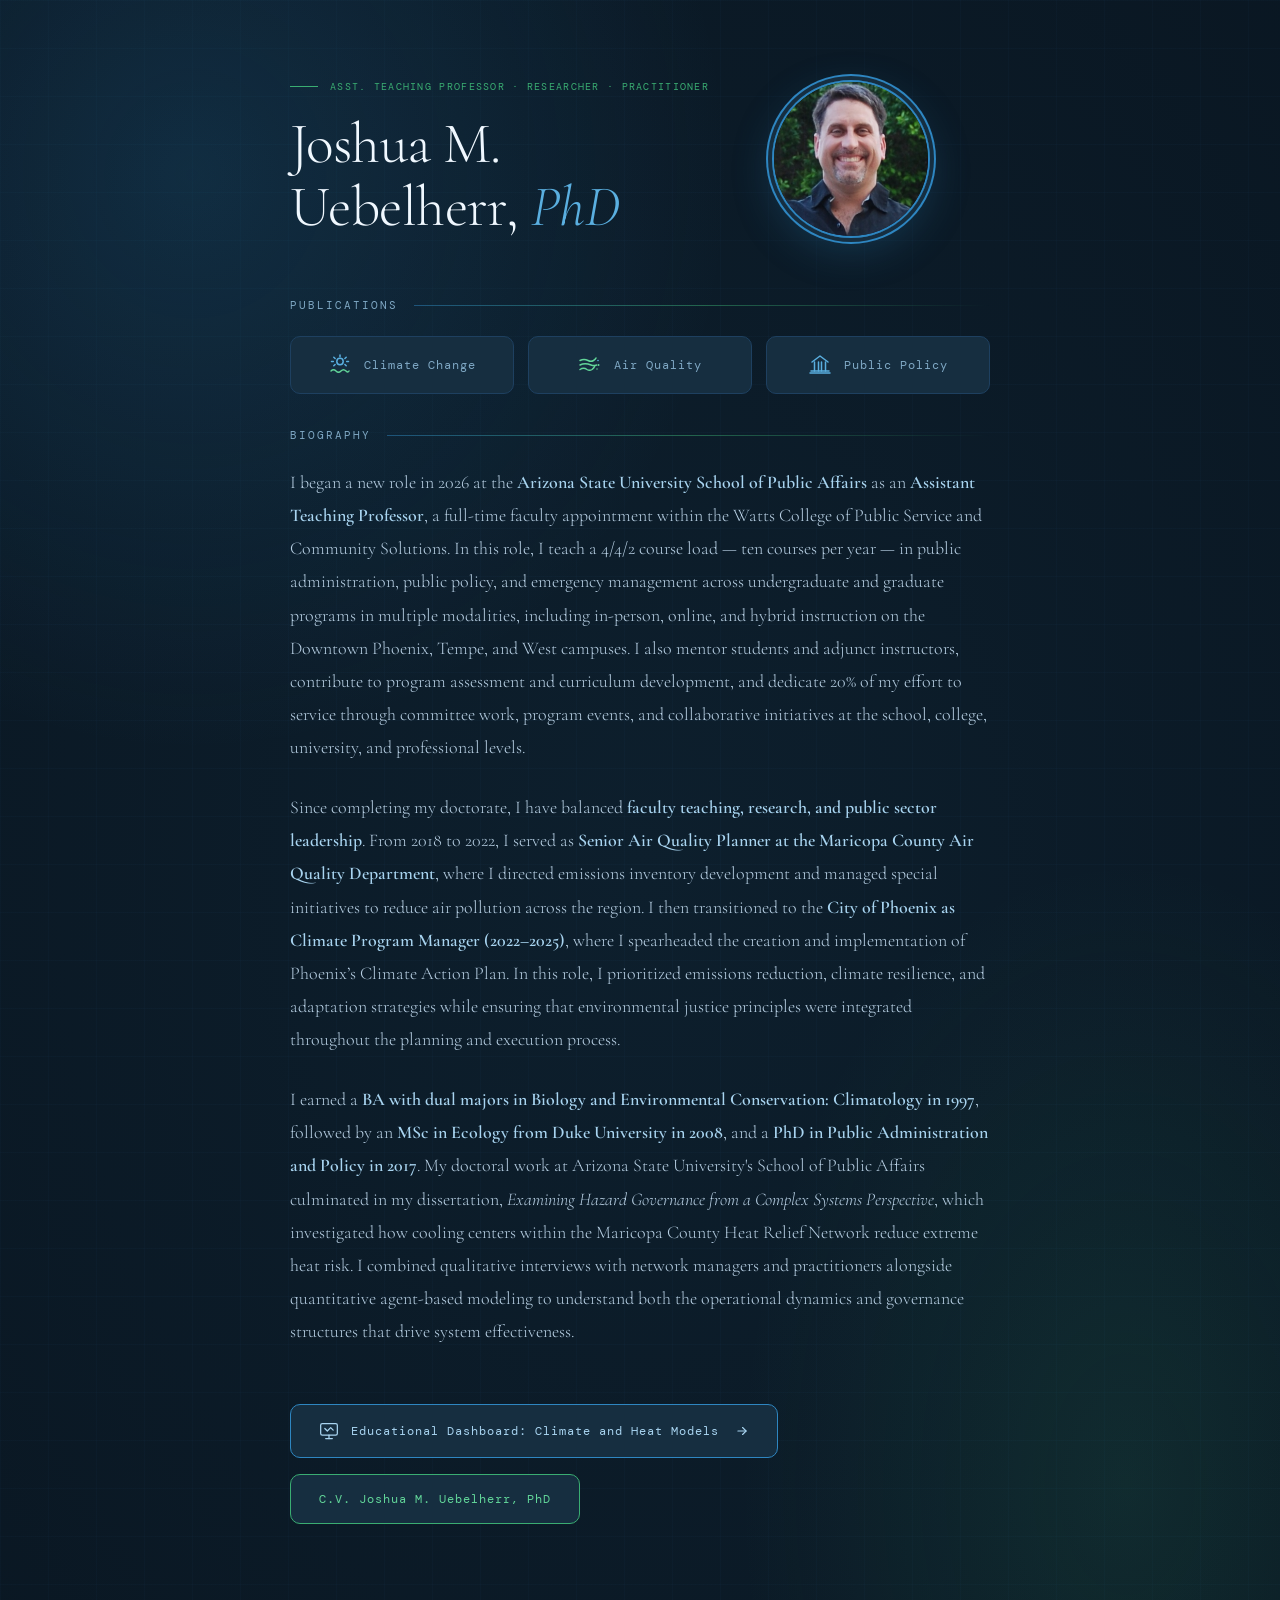
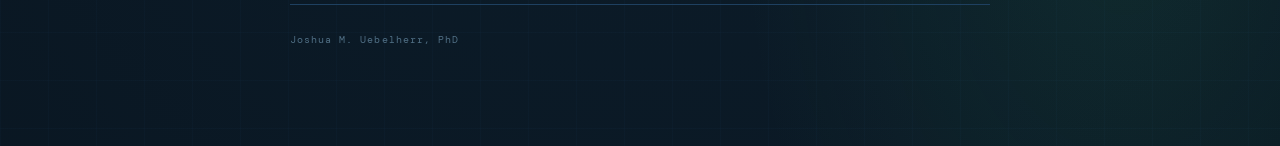
<file: index.html>
<!DOCTYPE html>
<html lang="en">
<head>
  <meta charset="UTF-8" />
  <meta name="viewport" content="width=device-width, initial-scale=1.0" />
  <title>Joshua Uebelherr | Climate Policy &amp; Heat Risk Researcher, ASU</title>
  <meta name="description" content="PhD in Public Administration &amp; Policy (ASU). Climate policy researcher specializing in heat risk resilience, agent-based modeling, and Phoenix/Maricopa County climate adaptation. Faculty at ASU School of Public Affairs. Former Senior Air Quality Planner and Climate Program Manager." />
  <meta name="author" content="Joshua M. Uebelherr" />
  <meta name="robots" content="index, follow, max-image-preview:large" />
  
  <link rel="canonical" href="https://uebelherr.net/" />

  <!-- Open Graph -->
  <meta property="og:type" content="profile" />
  <meta property="og:title" content="Joshua M. Uebelherr, PhD — Climate, Air Quality &amp; Public Policy Researcher" />
  <meta property="og:description" content="Academic and policy practitioner working at the intersection of climate science, air quality, and public administration." />
  <meta property="og:url" content="https://uebelherr.net/" />
  <meta property="og:image" content="https://uebelherr.net/headshot.jpg" />
  <meta property="og:site_name" content="Joshua M. Uebelherr, PhD" />
  <meta property="profile:first_name" content="Joshua" />
  <meta property="profile:last_name" content="Uebelherr" />

  <!-- Twitter Card -->
  <meta name="twitter:card" content="summary" />
  <meta name="twitter:title" content="Joshua M. Uebelherr, PhD" />
  <meta name="twitter:description" content="Academic and policy practitioner working at the intersection of climate science, air quality, and public administration." />
  <meta name="twitter:image" content="https://uebelherr.net/headshot.jpg" />

  <!-- Structured Data: Person + Educational Dashboard -->
  <script type="application/ld+json">
  {
  "@context": "https://schema.org",
  "@graph": [
    {
      "@type": "Person",
      "@id": "https://uebelherr.net/#person",
      "name": "Joshua Uebelherr",
      "alternateName": [
        "Joshua M. Uebelherr",
        "Joshua Michael Uebelherr",
        "J. M. Uebelherr"
      ],
      "givenName": "Joshua",
      "additionalName": "M.",
      "familyName": "Uebelherr",
      "honorificSuffix": "PhD",
      "jobTitle": [
        "Assistant Teaching Professor",
        "Climate, Air Quality, and Public Policy Researcher"
      ],
      "url": "https://uebelherr.net/",
      "mainEntityOfPage": "https://uebelherr.net/",
      "image": {
        "@type": "ImageObject",
        "url": "https://uebelherr.net/headshot.jpg",
        "caption": "Joshua Uebelherr headshot"
      },
      "description": "Climate policy researcher and public administration expert specializing in heat risk resilience, agent-based modeling, and urban climate adaptation. PhD from Arizona State University; faculty at ASU School of Public Affairs.",
      "alumniOf": [
        {
          "@type": "CollegeOrUniversity",
          "name": "Arizona State University",
          "sameAs": "https://www.asu.edu"
        },
        {
          "@type": "CollegeOrUniversity",
          "name": "Duke University",
          "sameAs": "https://www.duke.edu"
        }
      ],
      "affiliation": [
        {
          "@type": "CollegeOrUniversity",
          "name": "Arizona State University, School of Public Affairs",
          "url": "https://publicaffairs.asu.edu"
        },
        {
          "@type": "CollegeOrUniversity",
          "name": "Grand Canyon University",
          "url": "https://www.gcu.edu"
        }
      ],
      "workLocation": {
        "@type": "Place",
        "name": "Phoenix, Arizona"
      },
      "knowsAbout": [
        "Climate Policy",
        "Heat Risk Resilience",
        "Urban Climate Adaptation",
        "Agent-Based Modeling",
        "Air Quality Planning",
        "Public Policy",
        "Public Administration",
        "Complex Systems",
        "Environmental Justice",
        "Extreme Heat",
        "Maricopa County",
        "Phoenix Climate Action Plan"
      ],
      "hasCredential": [
        {
          "@type": "EducationalOccupationalCredential",
          "credentialCategory": "degree",
          "name": "PhD in Public Administration and Policy",
          "issuedBy": {
            "@type": "CollegeOrUniversity",
            "name": "Arizona State University"
          },
          "dateIssued": "2017"
        },
        {
          "@type": "EducationalOccupationalCredential",
          "credentialCategory": "degree",
          "name": "MSc in Ecology",
          "issuedBy": {
            "@type": "CollegeOrUniversity",
            "name": "Duke University"
          },
          "dateIssued": "2008"
        }
      ],
      "award": [
        {
          "@type": "Award",
          "name": "Distinguished Faculty Associate Award",
          "awardedBy": {
            "@type": "CollegeOrUniversity",
            "name": "Arizona State University"
          }
        }
      ],
      "sameAs": [
        "https://scholar.google.com/citations?user=ci6eXy0AAAAJ&hl=en",
        "https://www.researchgate.net/scientific-contributions/Joshua-M-Uebelherr-2014433657",
        "https://search.asu.edu/profile/1700699"
      ]
    },
    {
      "@type": "WebSite",
      "@id": "https://uebelherr.net/#website",
      "url": "https://uebelherr.net/",
      "name": "Joshua Uebelherr, PhD",
      "alternateName": "Joshua M. Uebelherr, PhD",
      "description": "Personal academic website of Joshua Uebelherr, PhD.",
      "publisher": {
        "@id": "https://uebelherr.net/#person"
      },
      "inLanguage": "en-US"
    },
    {
      "@type": "ProfilePage",
      "@id": "https://uebelherr.net/#profilepage",
      "url": "https://uebelherr.net/",
      "name": "Joshua Uebelherr, PhD",
      "headline": "Joshua Uebelherr, PhD — Climate, Air Quality & Public Policy Researcher",
      "description": "Academic profile, biography, publications, CV, and educational dashboard for Joshua Uebelherr, PhD.",
      "mainEntity": {
        "@id": "https://uebelherr.net/#person"
      },
      "isPartOf": {
        "@id": "https://uebelherr.net/#website"
      },
      "inLanguage": "en-US"
    },
    {
      "@type": "CreativeWork",
      "@id": "https://uebelherr.github.io/climate-heat-model-Spring2025/#creativework",
      "name": "Educational Dashboard: Climate and Heat Models",
      "alternateName": "Phoenix Climate & Heat Risk Policy Dashboard",
      "url": "https://uebelherr.github.io/climate-heat-model-Spring2025/",
      "description": "Interactive educational dashboard exploring climate change, extreme heat risk, and policy scenarios in Phoenix and Maricopa County. Built for use in ASU public administration courses, integrating agent-based mortality modeling, scenario analysis, and geographic visualization.",
      "creator": {
        "@id": "https://uebelherr.net/#person"
      },
      "author": {
        "@id": "https://uebelherr.net/#person"
      },
      "learningResourceType": "Interactive Resource",
      "educationalUse": "instruction",
      "audience": {
        "@type": "EducationalAudience",
        "educationalRole": "student"
      },
      "about": [
        "Climate Change",
        "Extreme Heat",
        "Agent-Based Modeling",
        "Public Policy",
        "Phoenix, Arizona",
        "Maricopa County"
      ],
      "isAccessibleForFree": true,
      "inLanguage": "en-US"
    }
  ]
}
  </script>

  <!-- Fonts -->
  <link rel="preconnect" href="https://fonts.googleapis.com" />
  <link rel="preconnect" href="https://fonts.gstatic.com" crossorigin />
  <link href="https://fonts.googleapis.com/css2?family=Cormorant+Garamond:ital,wght@0,300;0,400;0,600;1,300;1,400&family=DM+Mono:wght@300;400&display=swap" rel="stylesheet" />
  
  <style>
    /* ============================================
       CSS RESET & VARIABLES
       ============================================ */
    *, *::before, *::after {
      box-sizing: border-box;
      margin: 0;
      padding: 0;
    }

    :root {
      --bg: #0d1f2d;
      --surface: #162e40;
      --surface2: #1c3a50;
      --blue: #2e86c1;
      --blue-light: #5aafe0;
      --blue-pale: #a8d4f0;
      --green: #3aad72;
      --green-light: #62d699;
      --text: #dce9f4;
      --text-dim: #7fa8c4;
      --rule: #1e4060;
      --white: #f0f8ff;
    }

    /* ============================================
       BASE STYLES
       ============================================ */
    html {
      background: var(--bg);
      color: var(--text);
      font-size: 16px;
    }

    body {
      font-family: 'Cormorant Garamond', Georgia, serif;
      min-height: 100vh;
      overflow-x: hidden;
      animation: pageFadeIn 0.5s ease forwards;
    }

    /* Background gradients */
    body::before {
      content: '';
      position: fixed;
      inset: 0;
      background:
        radial-gradient(ellipse 70% 55% at 15% 10%, rgba(46,134,193,0.18) 0%, transparent 60%),
        radial-gradient(ellipse 55% 65% at 88% 85%, rgba(58,173,114,0.12) 0%, transparent 55%),
        radial-gradient(ellipse 90% 90% at 50% 50%, #0d1f2d 0%, #091520 100%);
      z-index: -1;
    }

    /* Grid overlay */
    body::after {
      content: '';
      position: fixed;
      inset: 0;
      background-image:
        linear-gradient(rgba(46,134,193,0.03) 1px, transparent 1px),
        linear-gradient(90deg, rgba(46,134,193,0.03) 1px, transparent 1px);
      background-size: 48px 48px;
      z-index: -1;
    }

    /* ============================================
       LAYOUT
       ============================================ */
    .page {
      max-width: 780px;
      margin: 0 auto;
      padding: 80px 40px 100px;
    }

    /* ============================================
       HEADER
       ============================================ */
    header {
      margin-bottom: 60px;
      opacity: 0;
      transform: translateY(20px);
      animation: rise 0.9s cubic-bezier(0.22,1,0.36,1) 0.1s forwards;
    }

    .header-inner {
      display: flex;
      align-items: center;
      justify-content: space-between;
      gap: 32px;
      padding-right: 60px;
    }

    .header-text {
      flex: 1;
    }

    .label {
      font-family: 'DM Mono', monospace;
      font-size: 0.62rem;
      letter-spacing: 0.13em;
      color: var(--green);
      text-transform: uppercase;
      margin-bottom: 20px;
      display: flex;
      align-items: center;
      gap: 12px;
      white-space: nowrap;
    }

    .label::before {
      content: '';
      display: inline-block;
      width: 28px;
      height: 1px;
      background: var(--green);
    }

    h1 {
      font-family: 'Cormorant Garamond', Georgia, serif;
      font-weight: 300;
      font-size: clamp(2.4rem, 5.5vw, 3.6rem);
      line-height: 1.08;
      letter-spacing: -0.01em;
      color: var(--white);
    }

    h1 em {
      font-style: italic;
      color: var(--blue-light);
    }

    .headshot {
      width: 158px;
      height: 158px;
      border-radius: 50%;
      object-fit: cover;
      flex-shrink: 0;
      border: 2px solid var(--blue);
      box-shadow:
        0 0 0 4px var(--surface),
        0 0 0 6px var(--blue),
        0 12px 40px rgba(46,134,193,0.25);
    }

    /* ============================================
       SECTION HEADERS (with horizontal rule)
       ============================================ */
    .section-header {
      display: flex;
      align-items: center;
      gap: 16px;
      margin-bottom: 24px;
    }

    .section-header h2 {
      font-family: 'DM Mono', monospace;
      font-size: 0.68rem;
      font-weight: 400;
      letter-spacing: 0.18em;
      text-transform: uppercase;
      color: var(--text-dim);
      white-space: nowrap;
    }

    .section-header::after {
      content: '';
      flex: 1;
      height: 1px;
      background: linear-gradient(to right, var(--blue), var(--green), transparent);
      opacity: 0.5;
    }

    /* ============================================
       RESEARCH INTERESTS (3-box row)
       ============================================ */
    .interests {
      opacity: 0;
      transform: translateY(16px);
      animation: rise 0.9s cubic-bezier(0.22,1,0.36,1) 0.35s forwards;
    }

    .interests-list {
      display: flex;
      flex-wrap: wrap;
      gap: 14px;
      list-style: none;
    }

    .interests-list li {
      display: flex;
      align-items: center;
      gap: 12px;
      flex: 1 1 0;
      justify-content: center;
      font-family: 'DM Mono', monospace;
      font-size: 0.75rem;
      letter-spacing: 0.08em;
      padding: 16px 22px;
      border: 1px solid var(--rule);
      border-radius: 10px;
      background: var(--surface);
      color: var(--text-dim);
      transition: border-color 0.3s, color 0.3s, background 0.3s, transform 0.25s, box-shadow 0.3s;
      cursor: default;
    }

    .interests-list li a {
      color: inherit;
      text-decoration: none;
    }

    .interests-list li:hover {
      background: var(--surface2);
      transform: translateY(-3px);
      box-shadow: 0 8px 24px rgba(0,0,0,0.3);
    }

    .interests-list li:hover a {
      text-decoration: underline;
      text-underline-offset: 3px;
    }

    /* Hover colors per item */
    .interests-list li:nth-child(1):hover { border-color: var(--blue-light); color: var(--blue-pale); }
    .interests-list li:nth-child(2):hover { border-color: var(--green-light); color: var(--green-light); }
    .interests-list li:nth-child(3):hover { border-color: var(--blue-light); color: var(--blue-pale); }

    .interest-icon {
      flex-shrink: 0;
      width: 24px;
      height: 24px;
    }

    /* ============================================
       BIOGRAPHY SECTION
       ============================================ */
    .bio-section {
      margin-top: 34px;
      opacity: 0;
      transform: translateY(16px);
      animation: rise 0.9s cubic-bezier(0.22,1,0.36,1) 0.55s forwards;
    }

    .bio-section .section-header {
      margin-bottom: 24px;
    }

    .bio-text p {
      font-size: 1.12rem;
      line-height: 1.85;
      color: #b8d0e4;
      font-weight: 300;
      margin-bottom: 1.5em;
    }

    .bio-text p:last-child {
      margin-bottom: 0;
    }

    .bio-text p strong {
      font-weight: 600;
      color: var(--blue-pale);
    }

    /* ============================================
       BUTTONS
       ============================================ */
    .buttons-container {
      display: flex;
      flex-direction: column;
      gap: 16px;
      margin-top: 56px;
      align-items: flex-start;
      opacity: 0;
      transform: translateY(16px);
      animation: rise 0.9s cubic-bezier(0.22,1,0.36,1) 0.7s forwards;
    }

    /* Dashboard button (blue) */
    .dashboard-btn {
      display: inline-flex;
      align-items: center;
      gap: 12px;
      font-family: 'DM Mono', monospace;
      font-size: 0.78rem;
      letter-spacing: 0.08em;
      text-decoration: none;
      padding: 16px 28px;
      color: var(--blue-pale);
      background: var(--surface);
      border: 1px solid var(--blue);
      border-radius: 10px;
      transition: background 0.3s, border-color 0.3s, color 0.3s, transform 0.25s, box-shadow 0.3s;
      white-space: nowrap;
    }

    .dashboard-btn:hover {
      background: var(--surface2);
      border-color: var(--green-light);
      color: var(--green-light);
      transform: translateY(-2px);
      box-shadow: 0 8px 28px rgba(46,134,193,0.2);
    }

    .dashboard-btn .arrow-icon {
      margin-left: 4px;
      transition: transform 0.25s;
    }

    .dashboard-btn:hover .arrow-icon {
      transform: translateX(4px);
    }

    /* CV button (green) */
    .cv-btn {
      display: inline-flex;
      align-items: center;
      gap: 12px;
      font-family: 'DM Mono', monospace;
      font-size: 0.78rem;
      letter-spacing: 0.08em;
      text-decoration: none;
      padding: 16px 28px;
      color: var(--green-light);
      background: var(--surface);
      border: 1px solid var(--green);
      border-radius: 10px;
      transition: background 0.3s, border-color 0.3s, color 0.3s, transform 0.25s, box-shadow 0.3s;
      white-space: nowrap;
    }

    .cv-btn:hover {
      background: var(--surface2);
      border-color: var(--green-light);
      color: var(--white);
      transform: translateY(-2px);
      box-shadow: 0 8px 28px rgba(58,173,114,0.2);
    }

    /* ============================================
       FOOTER
       ============================================ */
    footer {
      margin-top: 80px;
      padding-top: 28px;
      border-top: 1px solid var(--rule);
      display: flex;
      justify-content: flex-start;
      align-items: center;
      opacity: 0;
      animation: rise 0.9s cubic-bezier(0.22,1,0.36,1) 0.9s forwards;
    }

    footer span {
      font-family: 'DM Mono', monospace;
      font-size: 0.65rem;
      letter-spacing: 0.1em;
      color: var(--text-dim);
      opacity: 0.6;
    }

    /* ============================================
       ANIMATIONS
       ============================================ */
    @keyframes rise {
      to {
        opacity: 1;
        transform: translateY(0);
      }
    }

    @keyframes pageFadeIn {
      from {
        opacity: 0;
        transform: translateY(12px);
      }
      to {
        opacity: 1;
        transform: translateY(0);
      }
    }

    @keyframes pageFadeOut {
      from {
        opacity: 1;
        transform: translateY(0);
      }
      to {
        opacity: 0;
        transform: translateY(-12px);
      }
    }

    body.fade-out {
      animation: pageFadeOut 0.4s ease forwards;
    }

    /* ============================================
       RESPONSIVE
       ============================================ */
    @media (max-width: 560px) {
      .page {
        padding: 56px 24px 72px;
      }

      .header-inner {
        flex-direction: column;
        padding-right: 0;
        text-align: center;
      }

      .headshot {
        order: -1;
        margin-bottom: 24px;
      }

      .label {
        justify-content: center;
      }

      footer {
        flex-direction: column;
        gap: 12px;
        text-align: center;
      }

      .interests-list {
        gap: 10px;
      }

      .interests-list li {
        padding: 14px 16px;
      }
    }
  </style>
</head>

<body>
  <main class="page">

    <!-- ========== HEADER ========== -->
    <header>
      <div class="header-inner">
        <div class="header-text">
          <p class="label">Asst. Teaching Professor · Researcher · Practitioner</p>
          <h1>Joshua M.<br>Uebelherr, <em>PhD</em></h1>
        </div>
        <img class="headshot" src="headshot.jpg" alt="Joshua M. Uebelherr headshot" />
      </div>
    </header>

    <!-- ========== PUBLICATIONS ========== -->
    <div class="section-header">
      <h2>PUBLICATIONS</h2>
    </div>

    <section class="interests" aria-label="Research Interests">
      <ul class="interests-list">

        <!-- Climate Change -->
        <li>
          <svg class="interest-icon" viewBox="0 0 24 24" fill="none" stroke="#5aafe0" stroke-width="1.5" stroke-linecap="round" stroke-linejoin="round" aria-hidden="true">
            <circle cx="12" cy="8.5" r="3.2"/>
            <line x1="12" y1="2" x2="12" y2="3.8"/>
            <line x1="18.2" y1="4.3" x2="16.9" y2="5.5"/>
            <line x1="20.5" y1="8.5" x2="18.7" y2="8.5"/>
            <line x1="18.2" y1="12.7" x2="16.9" y2="11.5"/>
            <line x1="5.8" y1="4.3" x2="7.1" y2="5.5"/>
            <line x1="3.5" y1="8.5" x2="5.3" y2="8.5"/>
            <line x1="5.8" y1="12.7" x2="7.1" y2="11.5"/>
            <path d="M3 18 Q5.5 15.5 8 18 Q10.5 20.5 13 18 Q15.5 15.5 18 18 Q20 20 21 18" stroke="#62d699" stroke-width="1.4" fill="none"/>
          </svg>
          <a href="ClimatePubs.html" class="interest-link">Climate Change</a>
        </li>

        <!-- Air Quality -->
        <li>
          <svg class="interest-icon" viewBox="0 0 24 24" fill="none" stroke="#62d699" stroke-width="1.5" stroke-linecap="round" stroke-linejoin="round" aria-hidden="true">
            <path d="M2 7.5 Q6 5.5 10 7.5 Q13 9 15.5 7.5 Q17.5 6.2 18 5"/>
            <path d="M2 12 Q7 9.5 13 12 Q16 13.2 18.5 12"/>
            <path d="M2 16.5 Q5.5 14 9 16.5 Q11.5 18.2 14 16.5 Q16 15 16.5 13.5"/>
            <circle cx="20.5" cy="12" r="1" fill="#62d699" stroke="none"/>
            <circle cx="20" cy="7.5" r="0.8" fill="#5aafe0" stroke="none"/>
            <circle cx="19" cy="16" r="0.7" fill="#62d699" stroke="none"/>
          </svg>
          <a href="AqPubs.html" class="interest-link">Air Quality</a>
        </li>

        <!-- Public Policy -->
        <li>
          <svg class="interest-icon" viewBox="0 0 24 24" fill="none" stroke="#5aafe0" stroke-width="1.5" stroke-linecap="round" stroke-linejoin="round" aria-hidden="true">
            <polyline points="4,9 12,3 20,9"/>
            <line x1="6.5" y1="9" x2="6.5" y2="18"/>
            <line x1="10.5" y1="9" x2="10.5" y2="18"/>
            <line x1="13.5" y1="9" x2="13.5" y2="18"/>
            <line x1="17.5" y1="9" x2="17.5" y2="18"/>
            <line x1="3" y1="18" x2="21" y2="18"/>
            <line x1="2" y1="20" x2="22" y2="20"/>
          </svg>
          <a href="PolicyPubs.html" class="interest-link">Public Policy</a>
        </li>

      </ul>
    </section>

    <!-- ========== BIOGRAPHY ========== -->
    <section class="bio-section" aria-label="Biography">
      <div class="section-header">
        <h2>Biography</h2>
      </div>
      <div class="bio-text">
        <p>
          I began a new role in 2026 at the <strong>Arizona State University School of Public Affairs</strong> as an
          <strong>Assistant Teaching Professor</strong>, a full-time faculty appointment within the Watts College
          of Public Service and Community Solutions. In this role, I teach a 4/4/2 course load — ten courses per
          year — in public administration, public policy, and emergency management across undergraduate and
          graduate programs in multiple modalities, including in-person, online, and hybrid instruction on the
          Downtown Phoenix, Tempe, and  West campuses. I also mentor students and adjunct instructors, contribute to
          program assessment and curriculum development, and dedicate 20% of my effort to service through
          committee work, program events, and collaborative initiatives at the school, college, university, and
          professional levels.
        </p>
        <p>
          Since completing my doctorate, I have balanced <strong>faculty teaching, research, and public sector
          leadership</strong>. From 2018 to 2022, I served as <strong>Senior Air Quality Planner at the Maricopa
          County Air Quality Department</strong>, where I directed emissions inventory development and managed
          special initiatives to reduce air pollution across the region. I then transitioned to the <strong>City
          of Phoenix as Climate Program Manager (2022–2025)</strong>, where I spearheaded the creation and
          implementation of Phoenix’s Climate Action Plan. In this role, I prioritized emissions reduction,
          climate resilience, and adaptation strategies while ensuring that environmental justice principles were
          integrated throughout the planning and execution process.
        </p>
        <p>
          I earned a <strong>BA with dual majors in Biology and Environmental Conservation: Climatology in 1997</strong>,
          followed by an <strong>MSc in Ecology from Duke University in 2008</strong>, and a <strong>PhD in Public
          Administration and Policy in 2017</strong>. My doctoral work at Arizona State University's School of Public
          Affairs culminated in my dissertation, <em>Examining Hazard Governance from a Complex Systems Perspective</em>,
          which investigated how cooling centers within the Maricopa County Heat Relief Network reduce extreme heat risk.
          I combined qualitative interviews with network managers and
          practitioners alongside quantitative agent-based modeling to understand both the operational dynamics
          and governance structures that drive system effectiveness.
        </p>
      </div>
    </section>

    <!-- ========== ACTION BUTTONS ========== -->
    <div class="buttons-container">
      <a href="https://uebelherr.github.io/climate-heat-model-Spring2025/" class="dashboard-btn">
        <svg width="20" height="20" viewBox="0 0 24 24" fill="none" stroke="currentColor" stroke-width="1.5" stroke-linecap="round" stroke-linejoin="round" aria-hidden="true">
          <rect x="2" y="3" width="20" height="14" rx="2"/>
          <line x1="8" y1="21" x2="16" y2="21"/>
          <line x1="12" y1="17" x2="12" y2="21"/>
          <polyline points="7 9 10 12 14 8 17 11"/>
        </svg>
        Educational Dashboard: Climate and Heat Models
        <svg width="14" height="14" viewBox="0 0 24 24" fill="none" stroke="currentColor" stroke-width="2" stroke-linecap="round" stroke-linejoin="round" aria-hidden="true" class="arrow-icon">
          <line x1="5" y1="12" x2="19" y2="12"/>
          <polyline points="13 6 19 12 13 18"/>
        </svg>
      </a>
      <a href="CV_JoshuaUebelherr.pdf" target="_blank" rel="noopener noreferrer" class="cv-btn">
        C.V. Joshua M. Uebelherr, PhD
      </a>
    </div>

    <!-- ========== FOOTER ========== -->
    <footer>
      <span>Joshua M. Uebelherr, PhD</span>
    </footer>

  </main>

  <!-- ========== PAGE TRANSITION SCRIPT ========== -->
  <script>
    document.querySelectorAll('a:not([target="_blank"])').forEach(function(link) {
      link.addEventListener('click', function(e) {
        var href = this.getAttribute('href');
        if (!href || href.startsWith('#') || href.startsWith('mailto:')) return;
        e.preventDefault();
        document.body.classList.add('fade-out');
        setTimeout(function() {
          window.location.href = href;
        }, 380);
      });
    });

    window.addEventListener('pageshow', function(e) {
      document.body.classList.remove('fade-out');
      document.body.style.animation = 'none';
      document.body.offsetHeight; // Force reflow
      document.body.style.animation = '';
    });
  </script>
</body>
</html>
</file>
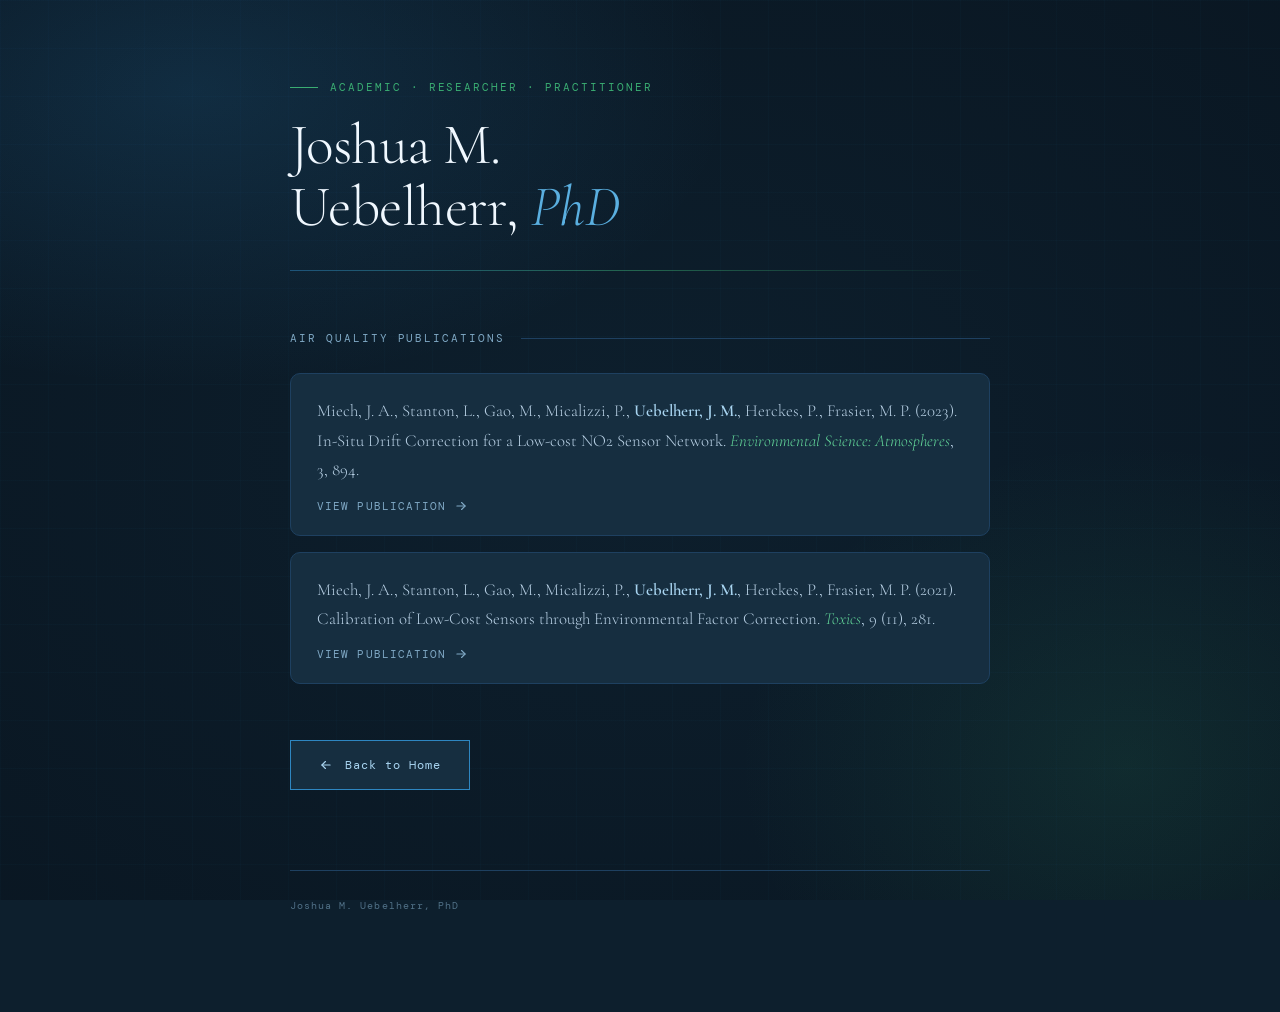
<file: AqPubs.html>
<!DOCTYPE html><html lang="en"><head><meta charset="UTF-8" /><meta name="viewport" content="width=device-width, initial-scale=1.0" /><title>Air Quality Publications — Joshua M. Uebelherr, PhD</title><meta name="description" content="Peer-reviewed publications on low-cost NO2 sensors, environmental factor calibration, and air quality monitoring by Joshua M. Uebelherr, PhD, in collaboration with the Maricopa County Air Quality Department." /><meta name="author" content="Joshua M. Uebelherr" /><meta name="robots" content="index, follow, max-image-preview:large" />
<link rel="canonical" href="https://uebelherr.net/AqPubs.html" /><meta property="og:type" content="article" /><meta property="og:title" content="Air Quality Publications — Joshua M. Uebelherr, PhD" /><meta property="og:description" content="Peer-reviewed publications on low-cost NO2 sensors and air quality monitoring in Maricopa County." /><meta property="og:url" content="https://uebelherr.net/AqPubs.html" /><meta property="og:image" content="https://uebelherr.net/headshot.jpg" /><meta property="og:site_name" content="Joshua M. Uebelherr, PhD" /><meta name="twitter:card" content="summary" /><meta name="twitter:title" content="Air Quality Publications — Joshua M. Uebelherr, PhD" /><meta name="twitter:description" content="Peer-reviewed publications on low-cost NO2 sensors and air quality monitoring in Maricopa County." /><script type="application/ld+json">{"@context":"https://schema.org","@type":"CollectionPage","name":"Air Quality Publications","url":"https://uebelherr.net/AqPubs.html","isPartOf":{"@type":"WebSite","url":"https://uebelherr.net/","name":"Joshua M. Uebelherr, PhD"},"about":["Air Quality","Low-Cost Sensors","NO2 Monitoring","Sensor Calibration","Maricopa County"],"author":{"@type":"Person","@id":"https://uebelherr.net/#person","name":"Joshua Uebelherr","alternateName":["Joshua M. Uebelherr","J. M. Uebelherr"],"url":"https://uebelherr.net/","sameAs":["https://scholar.google.com/citations?user=ci6eXy0AAAAJ&hl=en","https://www.researchgate.net/scientific-contributions/Joshua-M-Uebelherr-2014433657","https://search.asu.edu/profile/1700699"]}}</script><link rel="preconnect" href="https://fonts.googleapis.com" /><link rel="preconnect" href="https://fonts.gstatic.com" crossorigin /><link href="https://fonts.googleapis.com/css2?family=Cormorant+Garamond:ital,wght@0,300;0,400;0,600;1,300;1,400&family=DM+Mono:wght@300;400&display=swap" rel="stylesheet" /><style>*,*::before,*::after{box-sizing:border-box;margin:0;padding:0}:root{--bg:#0d1f2d;--surface:#162e40;--surface2:#1c3a50;--blue:#2e86c1;--blue-light:#5aafe0;--blue-pale:#a8d4f0;--green:#3aad72;--green-light:#62d699;--text:#dce9f4;--text-dim:#7fa8c4;--rule:#1e4060;--white:#f0f8ff}html{background:var(--bg);color:var(--text);font-size:16px}body{font-family:'Cormorant Garamond',Georgia,serif;min-height:100vh;overflow-x:hidden}body::before{content:'';position:fixed;inset:0;background:radial-gradient(ellipse 70% 55% at 15% 10%,rgba(46,134,193,0.18) 0%,transparent 60%),radial-gradient(ellipse 55% 65% at 88% 85%,rgba(58,173,114,0.12) 0%,transparent 55%),radial-gradient(ellipse 90% 90% at 50% 50%,#0d1f2d 0%,#091520 100%);z-index:-1}body::after{content:'';position:fixed;inset:0;background-image:linear-gradient(rgba(46,134,193,0.03) 1px,transparent 1px),linear-gradient(90deg,rgba(46,134,193,0.03) 1px,transparent 1px);background-size:48px 48px;z-index:-1}.page{max-width:780px;margin:0 auto;padding:80px 40px 100px}header{margin-bottom:60px;opacity:0;transform:translateY(20px);animation:rise 0.9s cubic-bezier(0.22,1,0.36,1) 0.1s forwards}.label{font-family:'DM Mono',monospace;font-size:0.68rem;letter-spacing:0.18em;color:var(--green);text-transform:uppercase;margin-bottom:20px;display:flex;align-items:center;gap:12px}.label::before{content:'';display:inline-block;width:28px;height:1px;background:var(--green)}h1{font-family:'Cormorant Garamond',Georgia,serif;font-weight:300;font-size:clamp(2.4rem,5.5vw,3.6rem);line-height:1.08;letter-spacing:-0.01em;color:var(--white)}h1 em{font-style:italic;color:var(--blue-light)}.rule{width:100%;height:1px;background:linear-gradient(to right,var(--blue),var(--green),transparent);margin:32px 0;opacity:0.5}.section-header{display:flex;align-items:center;gap:16px;margin-bottom:28px}.section-header h2{font-family:'DM Mono',monospace;font-size:0.68rem;font-weight:400;letter-spacing:0.18em;text-transform:uppercase;color:var(--text-dim);white-space:nowrap}.section-header::after{content:'';flex:1;height:1px;background:var(--rule)}.pub-section{opacity:0;transform:translateY(16px);animation:rise 0.9s cubic-bezier(0.22,1,0.36,1) 0.35s forwards}.pub-list{display:flex;flex-direction:column;gap:16px;list-style:none}.pub-card{display:block;text-decoration:none;color:var(--text);padding:22px 26px;border:1px solid var(--rule);border-radius:10px;background:var(--surface);transition:border-color 0.3s,background 0.3s,transform 0.25s,box-shadow 0.3s;cursor:pointer}.pub-card:hover{background:var(--surface2);border-color:var(--blue-light);transform:translateY(-3px);box-shadow:0 8px 24px rgba(0,0,0,0.3)}.pub-card .pub-text{font-family:'Cormorant Garamond',Georgia,serif;font-size:1.05rem;line-height:1.75;font-weight:300;color:#b8d0e4}.pub-card .pub-text .author-highlight{font-weight:600;color:var(--blue-pale)}.pub-card .pub-text em{font-style:italic;color:var(--green-light)}.pub-card .pub-footer{display:flex;align-items:center;gap:8px;margin-top:14px;font-family:'DM Mono',monospace;font-size:0.68rem;letter-spacing:0.1em;text-transform:uppercase;color:var(--text-dim);transition:color 0.3s}.pub-card:hover .pub-footer{color:var(--blue-light)}.pub-card .pub-footer .arrow-icon{transition:transform 0.25s}.pub-card:hover .pub-footer .arrow-icon{transform:translateX(4px)}.pub-list li:nth-child(2) .pub-card:hover{border-color:var(--green-light)}.pub-list li:nth-child(2) .pub-card:hover .pub-footer{color:var(--green-light)}.back-link-section{margin-top:56px;opacity:0;transform:translateY(16px);animation:rise 0.9s cubic-bezier(0.22,1,0.36,1) 0.55s forwards}.back-btn{display:inline-flex;align-items:center;gap:12px;font-family:'DM Mono',monospace;font-size:0.78rem;letter-spacing:0.08em;text-decoration:none;padding:16px 28px;color:var(--blue-pale);background:var(--surface);border:1px solid var(--blue);transition:background 0.3s,border-color 0.3s,color 0.3s,transform 0.25s,box-shadow 0.3s}.back-btn:hover{background:var(--surface2);border-color:var(--green-light);color:var(--green-light);transform:translateY(-2px);box-shadow:0 8px 28px rgba(46,134,193,0.2)}.back-btn .arrow-icon{transition:transform 0.25s}.back-btn:hover .arrow-icon{transform:translateX(-4px)}footer{margin-top:80px;padding-top:28px;border-top:1px solid var(--rule);display:flex;justify-content:space-between;align-items:center;opacity:0;animation:rise 0.9s cubic-bezier(0.22,1,0.36,1) 0.7s forwards}footer span{font-family:'DM Mono',monospace;font-size:0.65rem;letter-spacing:0.1em;color:var(--text-dim);opacity:0.6}.dot{width:5px;height:5px;border-radius:50%;background:var(--green);opacity:0.5}@keyframes rise{to{opacity:1;transform:translateY(0)}}@media (max-width:560px){.page{padding:56px 24px 72px}footer{flex-direction:column;gap:12px;text-align:center}.dot{display:none}.pub-card{padding:18px 20px}}</style></head><body><main class="page"><header><p class="label">Academic · Researcher · Practitioner</p><h1>Joshua M.<br>Uebelherr, <em>PhD</em></h1><div class="rule"></div></header><section class="pub-section" aria-label="Air Quality Publications"><div class="section-header"><h2>Air Quality Publications</h2></div><ul class="pub-list"><li><a class="pub-card" href="https://pubs.rsc.org/en/content/articlelanding/2023/ea/d2ea00145d" target="_blank" rel="noopener noreferrer"><p class="pub-text">
Miech, J. A., Stanton, L., Gao, M., Micalizzi, P., <span class="author-highlight">Uebelherr, J. M.</span>, Herckes, P., Frasier, M. P. (2023). In-Situ Drift Correction for a Low-cost NO2 Sensor Network. <em>Environmental Science: Atmospheres</em>, 3, 894.
</p><span class="pub-footer">
View Publication
<svg width="14" height="14" viewBox="0 0 24 24" fill="none" stroke="currentColor" stroke-width="2" stroke-linecap="round" stroke-linejoin="round" class="arrow-icon" aria-hidden="true"><line x1="5" y1="12" x2="19" y2="12"/><polyline points="13 6 19 12 13 18"/></svg></span></a></li><li><a class="pub-card" href="https://www.mdpi.com/2305-6304/9/11/281" target="_blank" rel="noopener noreferrer"><p class="pub-text">
Miech, J. A., Stanton, L., Gao, M., Micalizzi, P., <span class="author-highlight">Uebelherr, J. M.</span>, Herckes, P., Frasier, M. P. (2021). Calibration of Low-Cost Sensors through Environmental Factor Correction. <em>Toxics</em>, 9 (11), 281.
</p><span class="pub-footer">
View Publication
<svg width="14" height="14" viewBox="0 0 24 24" fill="none" stroke="currentColor" stroke-width="2" stroke-linecap="round" stroke-linejoin="round" class="arrow-icon" aria-hidden="true"><line x1="5" y1="12" x2="19" y2="12"/><polyline points="13 6 19 12 13 18"/></svg></span></a></li></ul></section><section class="back-link-section" aria-label="Navigation"><a href="https://uebelherr.net" class="back-btn"><svg width="14" height="14" viewBox="0 0 24 24" fill="none" stroke="currentColor" stroke-width="2" stroke-linecap="round" stroke-linejoin="round" class="arrow-icon" aria-hidden="true"><line x1="19" y1="12" x2="5" y2="12"/><polyline points="11 18 5 12 11 6"/></svg>
Back to Home
</a></section><footer><span>Joshua M. Uebelherr, PhD</span></footer></main></body></html>
</file>
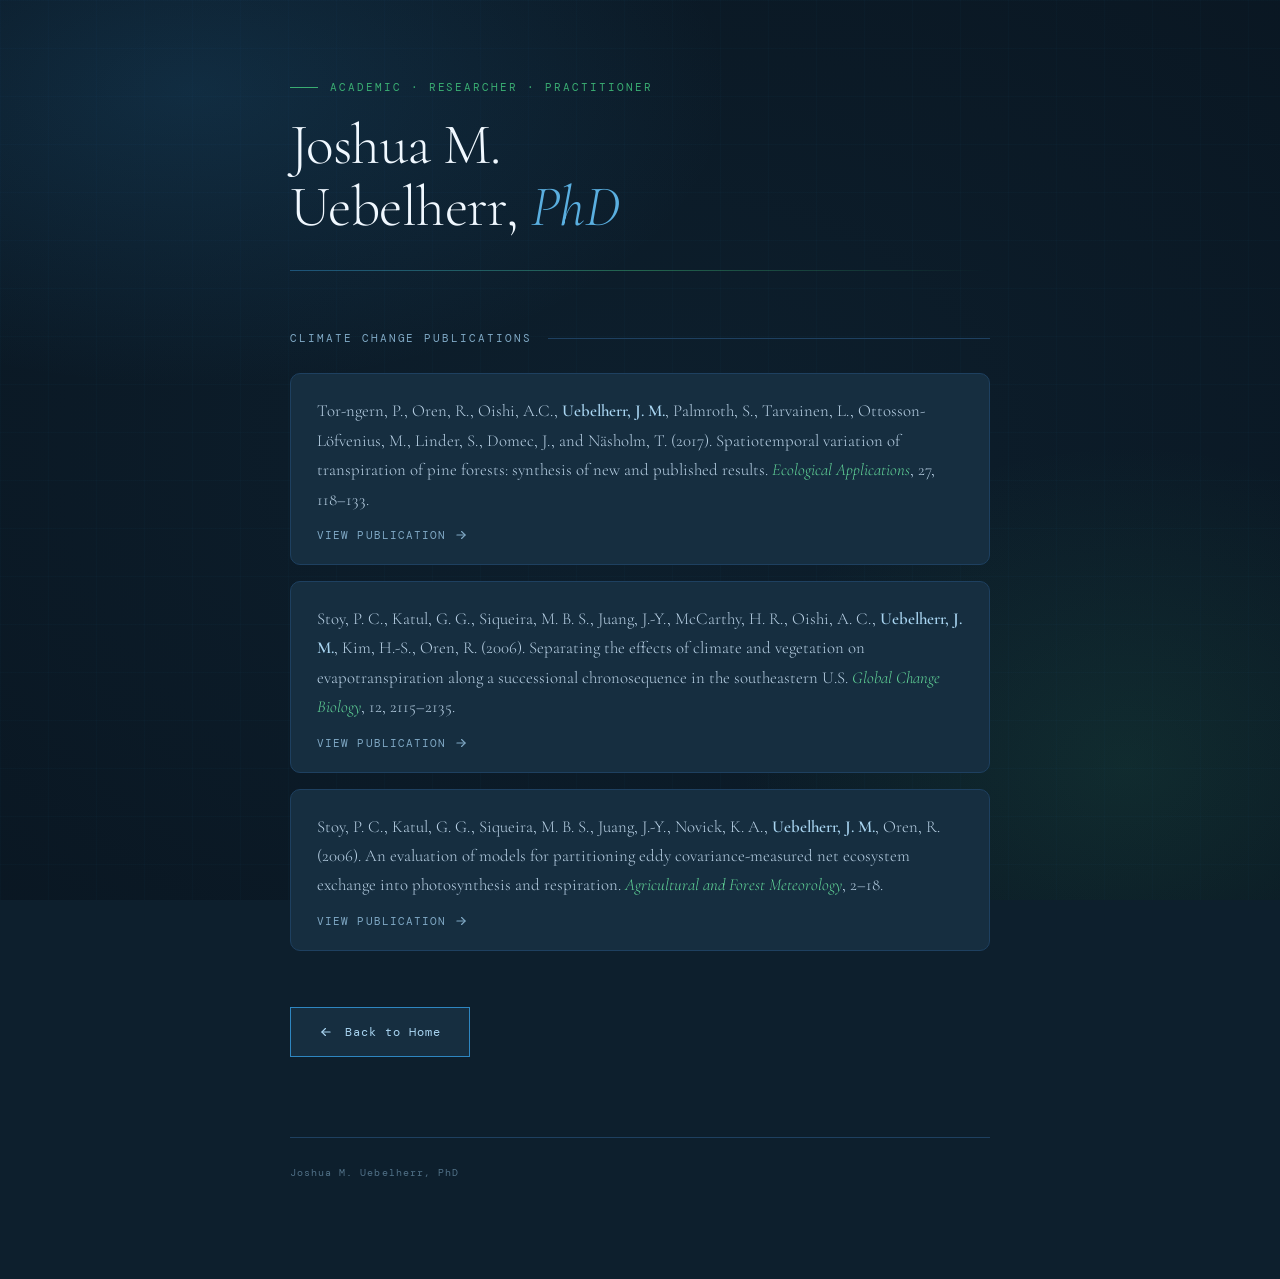
<file: ClimatePubs.html>
<!DOCTYPE html><html lang="en"><head><meta charset="UTF-8"><meta name="viewport" content="width=device-width, initial-scale=1.0"><title>Climate Change Publications — Joshua M. Uebelherr, PhD</title><meta name="description" content="Peer-reviewed publications on climate change, transpiration of pine forests, and ecosystem flux modeling by Joshua M. Uebelherr, PhD."><meta name="author" content="Joshua M. Uebelherr"><meta name="robots" content="index, follow, max-image-preview:large"><link rel="canonical" href="https://uebelherr.net/ClimatePubs.html"><meta property="og:type" content="article"><meta property="og:title" content="Climate Change Publications — Joshua M. Uebelherr, PhD"><meta property="og:description" content="Peer-reviewed publications on climate change, transpiration, and ecosystem flux modeling."><meta property="og:url" content="https://uebelherr.net/ClimatePubs.html"><meta property="og:image" content="https://uebelherr.net/headshot.jpg"><meta property="og:site_name" content="Joshua M. Uebelherr, PhD"><meta name="twitter:card" content="summary"><meta name="twitter:title" content="Climate Change Publications — Joshua M. Uebelherr, PhD"><meta name="twitter:description" content="Peer-reviewed publications on climate change, transpiration, and ecosystem flux modeling."><script type="application/ld+json">{"@context":"https://schema.org","@type":"CollectionPage","name":"Climate Change Publications","url":"https://uebelherr.net/ClimatePubs.html","isPartOf":{"@type":"WebSite","url":"https://uebelherr.net/","name":"Joshua M. Uebelherr, PhD"},"about":["Climate Change","Transpiration","Evapotranspiration","Ecosystem Modeling"],"author":{"@type":"Person","@id":"https://uebelherr.net/#person","name":"Joshua Uebelherr","alternateName":["Joshua M. Uebelherr","J. M. Uebelherr"],"url":"https://uebelherr.net/","sameAs":["https://scholar.google.com/citations?user=ci6eXy0AAAAJ&hl=en","https://www.researchgate.net/scientific-contributions/Joshua-M-Uebelherr-2014433657","https://search.asu.edu/profile/1700699"]}}</script><link rel="preconnect" href="https://fonts.googleapis.com"><link rel="preconnect" href="https://fonts.gstatic.com" crossorigin><link href="https://fonts.googleapis.com/css2?family=Cormorant+Garamond:ital,wght@0,300;0,400;0,600;1,300;1,400&family=DM+Mono:wght@300;400&display=swap" rel="stylesheet"><style>
*,*::before,*::after{box-sizing:border-box;margin:0;padding:0}:root{--bg:#0d1f2d;--surface:#162e40;--surface2:#1c3a50;--blue:#2e86c1;--blue-light:#5aafe0;--blue-pale:#a8d4f0;--green:#3aad72;--green-light:#62d699;--text:#dce9f4;--text-dim:#7fa8c4;--rule:#1e4060;--white:#f0f8ff}html{background:var(--bg);color:var(--text);font-size:16px}body{font-family:'Cormorant Garamond',Georgia,serif;min-height:100vh;overflow-x:hidden}body::before{content:'';position:fixed;inset:0;background:radial-gradient(ellipse 70% 55% at 15% 10%,rgba(46,134,193,0.18) 0%,transparent 60%),radial-gradient(ellipse 55% 65% at 88% 85%,rgba(58,173,114,0.12) 0%,transparent 55%),radial-gradient(ellipse 90% 90% at 50% 50%,#0d1f2d 0%,#091520 100%);z-index:-1}body::after{content:'';position:fixed;inset:0;background-image:linear-gradient(rgba(46,134,193,0.03) 1px,transparent 1px),linear-gradient(90deg,rgba(46,134,193,0.03) 1px,transparent 1px);background-size:48px 48px;z-index:-1}.page{max-width:780px;margin:0 auto;padding:80px 40px 100px}header{margin-bottom:60px;opacity:0;transform:translateY(20px);animation:rise 0.9s cubic-bezier(0.22,1,0.36,1) 0.1s forwards}.label{font-family:'DM Mono',monospace;font-size:0.68rem;letter-spacing:0.18em;color:var(--green);text-transform:uppercase;margin-bottom:20px;display:flex;align-items:center;gap:12px}.label::before{content:'';display:inline-block;width:28px;height:1px;background:var(--green)}h1{font-family:'Cormorant Garamond',Georgia,serif;font-weight:300;font-size:clamp(2.4rem,5.5vw,3.6rem);line-height:1.08;letter-spacing:-0.01em;color:var(--white)}h1 em{font-style:italic;color:var(--blue-light)}.rule{width:100%;height:1px;background:linear-gradient(to right,var(--blue),var(--green),transparent);margin:32px 0;opacity:0.5}.section-header{display:flex;align-items:center;gap:16px;margin-bottom:28px}.section-header h2{font-family:'DM Mono',monospace;font-size:0.68rem;font-weight:400;letter-spacing:0.18em;text-transform:uppercase;color:var(--text-dim);white-space:nowrap}.section-header::after{content:'';flex:1;height:1px;background:var(--rule)}.pub-section{opacity:0;transform:translateY(16px);animation:rise 0.9s cubic-bezier(0.22,1,0.36,1) 0.35s forwards}.pub-list{display:flex;flex-direction:column;gap:16px;list-style:none}.pub-card{display:block;text-decoration:none;color:var(--text);padding:22px 26px;border:1px solid var(--rule);background:var(--surface);border-radius:10px;transition:border-color 0.3s,background 0.3s,transform 0.25s,box-shadow 0.3s;cursor:pointer}.pub-card:hover{background:var(--surface2);border-color:var(--blue-light);transform:translateY(-3px);box-shadow:0 8px 24px rgba(0,0,0,0.3)}.pub-card .pub-text{font-family:'Cormorant Garamond',Georgia,serif;font-size:1.05rem;line-height:1.75;font-weight:300;color:#b8d0e4}.pub-card .pub-text .author-highlight{font-weight:600;color:var(--blue-pale)}.pub-card .pub-text em{font-style:italic;color:var(--green-light)}.pub-card .pub-footer{display:flex;align-items:center;gap:8px;margin-top:14px;font-family:'DM Mono',monospace;font-size:0.68rem;letter-spacing:0.1em;text-transform:uppercase;color:var(--text-dim);transition:color 0.3s}.pub-card:hover .pub-footer{color:var(--blue-light)}.pub-card .pub-footer .arrow-icon{transition:transform 0.25s}.pub-card:hover .pub-footer .arrow-icon{transform:translateX(4px)}.pub-list li:nth-child(2) .pub-card:hover{border-color:var(--green-light)}.pub-list li:nth-child(2) .pub-card:hover .pub-footer{color:var(--green-light)}.pub-list li:nth-child(3) .pub-card:hover{border-color:var(--blue-light)}.back-link-section{margin-top:56px;opacity:0;transform:translateY(16px);animation:rise 0.9s cubic-bezier(0.22,1,0.36,1) 0.55s forwards}.back-btn{display:inline-flex;align-items:center;gap:12px;font-family:'DM Mono',monospace;font-size:0.78rem;letter-spacing:0.08em;text-decoration:none;padding:16px 28px;color:var(--blue-pale);background:var(--surface);border:1px solid var(--blue);transition:background 0.3s,border-color 0.3s,color 0.3s,transform 0.25s,box-shadow 0.3s}.back-btn:hover{background:var(--surface2);border-color:var(--green-light);color:var(--green-light);transform:translateY(-2px);box-shadow:0 8px 28px rgba(46,134,193,0.2)}.back-btn .arrow-icon{transition:transform 0.25s}.back-btn:hover .arrow-icon{transform:translateX(-4px)}footer{margin-top:80px;padding-top:28px;border-top:1px solid var(--rule);display:flex;justify-content:space-between;align-items:center;opacity:0;animation:rise 0.9s cubic-bezier(0.22,1,0.36,1) 0.7s forwards}footer span{font-family:'DM Mono',monospace;font-size:0.65rem;letter-spacing:0.1em;color:var(--text-dim);opacity:0.6}.dot{width:5px;height:5px;border-radius:50%;background:var(--green);opacity:0.5}@keyframes rise{to{opacity:1;transform:translateY(0)}}@media (max-width:560px){.page{padding:56px 24px 72px}footer{flex-direction:column;gap:12px;text-align:center}.dot{display:none}.pub-card{padding:18px 20px}}
</style></head><body><main class="page"><header><p class="label">Academic · Researcher · Practitioner</p><h1>Joshua M.<br>Uebelherr, <em>PhD</em></h1><div class="rule"></div></header><section class="pub-section" aria-label="Climate Change Publications"><div class="section-header"><h2>Climate Change Publications</h2></div><ul class="pub-list"><li><a class="pub-card" href="https://esajournals.onlinelibrary.wiley.com/doi/abs/10.1002/eap.1423" target="_blank" rel="noopener noreferrer"><p class="pub-text">
              Tor-ngern, P., Oren, R., Oishi, A.C., <span class="author-highlight">Uebelherr, J. M.</span>, Palmroth, S., Tarvainen, L., Ottosson-Löfvenius, M., Linder, S., Domec, J., and Näsholm, T. (2017). Spatiotemporal variation of transpiration of pine forests: synthesis of new and published results. <em>Ecological Applications</em>, 27, 118–133.
            </p><span class="pub-footer">
              View Publication
              <svg width="14" height="14" viewBox="0 0 24 24" fill="none" stroke="currentColor" stroke-width="2" stroke-linecap="round" stroke-linejoin="round" class="arrow-icon" aria-hidden="true"><line x1="5" y1="12" x2="19" y2="12"/><polyline points="13 6 19 12 13 18"/></svg></span></a></li><li><a class="pub-card" href="https://www.researchgate.net/publication/220014718_Separating_the_Effects_of_Climate_and_Vegetation_on_Evapotranspiration_along_a_Successional_Chronosequence_in_the_Southeastern_US" target="_blank" rel="noopener noreferrer"><p class="pub-text">
              Stoy, P. C., Katul, G. G., Siqueira, M. B. S., Juang, J.-Y., McCarthy, H. R., Oishi, A. C., <span class="author-highlight">Uebelherr, J. M.</span>, Kim, H.-S., Oren, R. (2006). Separating the effects of climate and vegetation on evapotranspiration along a successional chronosequence in the southeastern U.S. <em>Global Change Biology</em>, 12, 2115–2135.
            </p><span class="pub-footer">
              View Publication
              <svg width="14" height="14" viewBox="0 0 24 24" fill="none" stroke="currentColor" stroke-width="2" stroke-linecap="round" stroke-linejoin="round" class="arrow-icon" aria-hidden="true"><line x1="5" y1="12" x2="19" y2="12"/><polyline points="13 6 19 12 13 18"/></svg></span></a></li><li><a class="pub-card" href="https://scispace.com/pdf/an-evaluation-of-models-for-partitioning-eddy-covariance-2rndiqfzd4.pdf" target="_blank" rel="noopener noreferrer"><p class="pub-text">
              Stoy, P. C., Katul, G. G., Siqueira, M. B. S., Juang, J.-Y., Novick, K. A., <span class="author-highlight">Uebelherr, J. M.</span>, Oren, R. (2006). An evaluation of models for partitioning eddy covariance-measured net ecosystem exchange into photosynthesis and respiration. <em>Agricultural and Forest Meteorology</em>, 2–18.
            </p><span class="pub-footer">
              View Publication
              <svg width="14" height="14" viewBox="0 0 24 24" fill="none" stroke="currentColor" stroke-width="2" stroke-linecap="round" stroke-linejoin="round" class="arrow-icon" aria-hidden="true"><line x1="5" y1="12" x2="19" y2="12"/><polyline points="13 6 19 12 13 18"/></svg></span></a></li></ul></section><section class="back-link-section" aria-label="Navigation"><a href="https://uebelherr.net" class="back-btn"><svg width="14" height="14" viewBox="0 0 24 24" fill="none" stroke="currentColor" stroke-width="2" stroke-linecap="round" stroke-linejoin="round" class="arrow-icon" aria-hidden="true"><line x1="19" y1="12" x2="5" y2="12"/><polyline points="11 18 5 12 11 6"/></svg>
        Back to Home
      </a></section><footer><span>Joshua M. Uebelherr, PhD</span></footer></main></body></html>
</file>
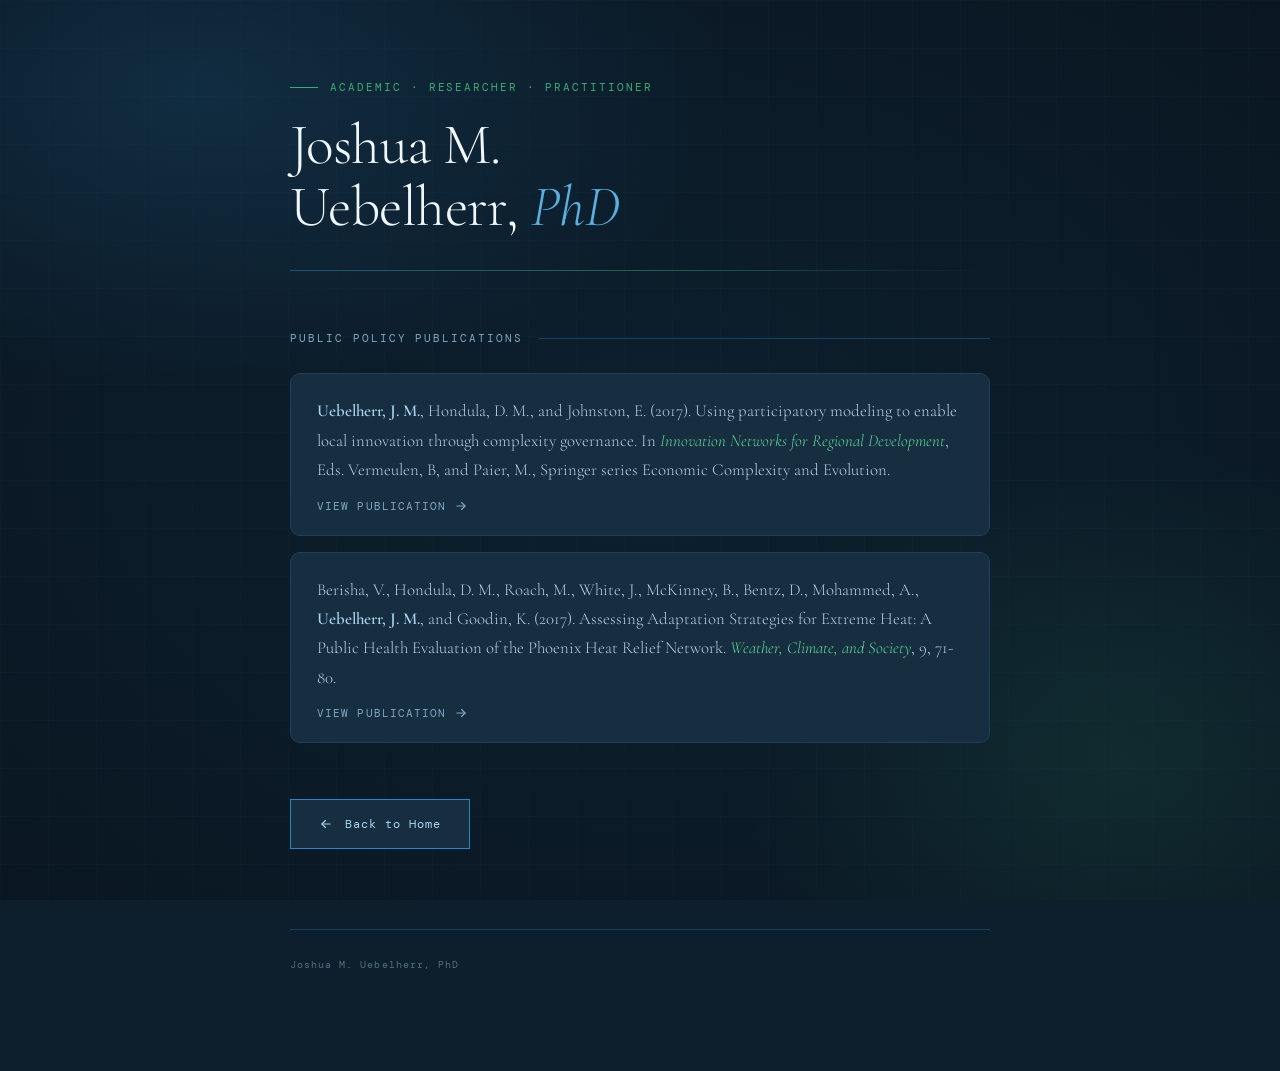
<file: PolicyPubs.html>
<!DOCTYPE html><html lang="en"><head><meta charset="UTF-8" /><meta name="viewport" content="width=device-width, initial-scale=1.0" /><title>Public Policy Publications — Joshua M. Uebelherr, PhD</title><meta name="description" content="Peer-reviewed publications on participatory modeling, complexity governance, and extreme heat policy in Phoenix and Maricopa County by Joshua M. Uebelherr, PhD." /><meta name="author" content="Joshua M. Uebelherr" /><meta name="robots" content="index, follow, max-image-preview:large" />
<link rel="canonical" href="https://uebelherr.net/PolicyPubs.html" /><meta property="og:type" content="article" /><meta property="og:title" content="Public Policy Publications — Joshua M. Uebelherr, PhD" /><meta property="og:description" content="Peer-reviewed publications on participatory modeling, complexity governance, and extreme heat policy." /><meta property="og:url" content="https://uebelherr.net/PolicyPubs.html" /><meta property="og:image" content="https://uebelherr.net/headshot.jpg" /><meta property="og:site_name" content="Joshua M. Uebelherr, PhD" /><meta name="twitter:card" content="summary" /><meta name="twitter:title" content="Public Policy Publications — Joshua M. Uebelherr, PhD" /><meta name="twitter:description" content="Peer-reviewed publications on participatory modeling, complexity governance, and extreme heat policy." /><script type="application/ld+json">{"@context":"https://schema.org","@type":"CollectionPage","name":"Public Policy Publications","url":"https://uebelherr.net/PolicyPubs.html","isPartOf":{"@type":"WebSite","url":"https://uebelherr.net/","name":"Joshua M. Uebelherr, PhD"},"about":["Public Policy","Public Administration","Participatory Modeling","Complexity Governance","Extreme Heat","Heat Relief Network","Phoenix","Maricopa County"],"author":{"@type":"Person","@id":"https://uebelherr.net/#person","name":"Joshua Uebelherr","alternateName":["Joshua M. Uebelherr","J. M. Uebelherr"],"url":"https://uebelherr.net/","sameAs":["https://scholar.google.com/citations?user=ci6eXy0AAAAJ&hl=en","https://www.researchgate.net/scientific-contributions/Joshua-M-Uebelherr-2014433657","https://search.asu.edu/profile/1700699"]}}</script><link rel="preconnect" href="https://fonts.googleapis.com" /><link rel="preconnect" href="https://fonts.gstatic.com" crossorigin /><link href="https://fonts.googleapis.com/css2?family=Cormorant+Garamond:ital,wght@0,300;0,400;0,600;1,300;1,400&family=DM+Mono:wght@300;400&display=swap" rel="stylesheet" /><style>*,*::before,*::after{box-sizing:border-box;margin:0;padding:0}:root{--bg:#0d1f2d;--surface:#162e40;--surface2:#1c3a50;--blue:#2e86c1;--blue-light:#5aafe0;--blue-pale:#a8d4f0;--green:#3aad72;--green-light:#62d699;--text:#dce9f4;--text-dim:#7fa8c4;--rule:#1e4060;--white:#f0f8ff}html{background:var(--bg);color:var(--text);font-size:16px}body{font-family:'Cormorant Garamond',Georgia,serif;min-height:100vh;overflow-x:hidden}body::before{content:'';position:fixed;inset:0;background:radial-gradient(ellipse 70% 55% at 15% 10%,rgba(46,134,193,0.18) 0%,transparent 60%),radial-gradient(ellipse 55% 65% at 88% 85%,rgba(58,173,114,0.12) 0%,transparent 55%),radial-gradient(ellipse 90% 90% at 50% 50%,#0d1f2d 0%,#091520 100%);z-index:-1}body::after{content:'';position:fixed;inset:0;background-image:linear-gradient(rgba(46,134,193,0.03) 1px,transparent 1px),linear-gradient(90deg,rgba(46,134,193,0.03) 1px,transparent 1px);background-size:48px 48px;z-index:-1}.page{max-width:780px;margin:0 auto;padding:80px 40px 100px}header{margin-bottom:60px;opacity:0;transform:translateY(20px);animation:rise 0.9s cubic-bezier(0.22,1,0.36,1) 0.1s forwards}.label{font-family:'DM Mono',monospace;font-size:0.68rem;letter-spacing:0.18em;color:var(--green);text-transform:uppercase;margin-bottom:20px;display:flex;align-items:center;gap:12px}.label::before{content:'';display:inline-block;width:28px;height:1px;background:var(--green)}h1{font-family:'Cormorant Garamond',Georgia,serif;font-weight:300;font-size:clamp(2.4rem,5.5vw,3.6rem);line-height:1.08;letter-spacing:-0.01em;color:var(--white)}h1 em{font-style:italic;color:var(--blue-light)}.rule{width:100%;height:1px;background:linear-gradient(to right,var(--blue),var(--green),transparent);margin:32px 0;opacity:0.5}.section-header{display:flex;align-items:center;gap:16px;margin-bottom:28px}.section-header h2{font-family:'DM Mono',monospace;font-size:0.68rem;font-weight:400;letter-spacing:0.18em;text-transform:uppercase;color:var(--text-dim);white-space:nowrap}.section-header::after{content:'';flex:1;height:1px;background:var(--rule)}.pub-section{opacity:0;transform:translateY(16px);animation:rise 0.9s cubic-bezier(0.22,1,0.36,1) 0.35s forwards}.pub-list{display:flex;flex-direction:column;gap:16px;list-style:none}.pub-card{display:block;text-decoration:none;color:var(--text);padding:22px 26px;border:1px solid var(--rule);background:var(--surface);border-radius:10px;transition:border-color 0.3s,background 0.3s,transform 0.25s,box-shadow 0.3s;cursor:pointer}.pub-card:hover{background:var(--surface2);border-color:var(--blue-light);transform:translateY(-3px);box-shadow:0 8px 24px rgba(0,0,0,0.3)}.pub-card .pub-text{font-family:'Cormorant Garamond',Georgia,serif;font-size:1.05rem;line-height:1.75;font-weight:300;color:#b8d0e4}.pub-card .pub-text .author-highlight{font-weight:600;color:var(--blue-pale)}.pub-card .pub-text em{font-style:italic;color:var(--green-light)}.pub-card .pub-footer{display:flex;align-items:center;gap:8px;margin-top:14px;font-family:'DM Mono',monospace;font-size:0.68rem;letter-spacing:0.1em;text-transform:uppercase;color:var(--text-dim);transition:color 0.3s}.pub-card:hover .pub-footer{color:var(--blue-light)}.pub-card .pub-footer .arrow-icon{transition:transform 0.25s}.pub-card:hover .pub-footer .arrow-icon{transform:translateX(4px)}.pub-list li:nth-child(2) .pub-card:hover{border-color:var(--green-light)}.pub-list li:nth-child(2) .pub-card:hover .pub-footer{color:var(--green-light)}.back-link-section{margin-top:56px;opacity:0;transform:translateY(16px);animation:rise 0.9s cubic-bezier(0.22,1,0.36,1) 0.55s forwards}.back-btn{display:inline-flex;align-items:center;gap:12px;font-family:'DM Mono',monospace;font-size:0.78rem;letter-spacing:0.08em;text-decoration:none;padding:16px 28px;color:var(--blue-pale);background:var(--surface);border:1px solid var(--blue);transition:background 0.3s,border-color 0.3s,color 0.3s,transform 0.25s,box-shadow 0.3s}.back-btn:hover{background:var(--surface2);border-color:var(--green-light);color:var(--green-light);transform:translateY(-2px);box-shadow:0 8px 28px rgba(46,134,193,0.2)}.back-btn .arrow-icon{transition:transform 0.25s}.back-btn:hover .arrow-icon{transform:translateX(-4px)}footer{margin-top:80px;padding-top:28px;border-top:1px solid var(--rule);display:flex;justify-content:space-between;align-items:center;opacity:0;animation:rise 0.9s cubic-bezier(0.22,1,0.36,1) 0.7s forwards}footer span{font-family:'DM Mono',monospace;font-size:0.65rem;letter-spacing:0.1em;color:var(--text-dim);opacity:0.6}.dot{width:5px;height:5px;border-radius:50%;background:var(--green);opacity:0.5}@keyframes rise{to{opacity:1;transform:translateY(0)}}@media (max-width:560px){.page{padding:56px 24px 72px}footer{flex-direction:column;gap:12px;text-align:center}.dot{display:none}.pub-card{padding:18px 20px}}</style></head><body><main class="page"><header><p class="label">Academic · Researcher · Practitioner</p><h1>Joshua M.<br>Uebelherr, <em>PhD</em></h1><div class="rule"></div></header><section class="pub-section" aria-label="Public Policy Publications"><div class="section-header"><h2>Public Policy Publications</h2></div><ul class="pub-list"><li><a class="pub-card" href="https://ideas.repec.org/h/spr/eccchp/978-3-319-43940-2_9.html" target="_blank" rel="noopener noreferrer"><p class="pub-text"><span class="author-highlight">Uebelherr, J. M.</span>, Hondula, D. M., and Johnston, E. (2017). Using participatory modeling to enable local innovation through complexity governance. In <em>Innovation Networks for Regional Development</em>, Eds. Vermeulen, B, and Paier, M., Springer series Economic Complexity and Evolution.
            </p><span class="pub-footer">
              View Publication
              <svg width="14" height="14" viewBox="0 0 24 24" fill="none" stroke="currentColor" stroke-width="2" stroke-linecap="round" stroke-linejoin="round" class="arrow-icon" aria-hidden="true"><line x1="5" y1="12" x2="19" y2="12"/><polyline points="13 6 19 12 13 18"/></svg></span></a></li><li><a class="pub-card" href="https://journals.ametsoc.org/view/journals/wcas/9/1/wcas-d-16-0033_1.xml" target="_blank" rel="noopener noreferrer"><p class="pub-text">
              Berisha, V., Hondula, D. M., Roach, M., White, J., McKinney, B., Bentz, D., Mohammed, A., <span class="author-highlight">Uebelherr, J. M.</span>, and Goodin, K. (2017). Assessing Adaptation Strategies for Extreme Heat: A Public Health Evaluation of the Phoenix Heat Relief Network. <em>Weather, Climate, and Society</em>, 9, 71-80.
            </p><span class="pub-footer">
              View Publication
              <svg width="14" height="14" viewBox="0 0 24 24" fill="none" stroke="currentColor" stroke-width="2" stroke-linecap="round" stroke-linejoin="round" class="arrow-icon" aria-hidden="true"><line x1="5" y1="12" x2="19" y2="12"/><polyline points="13 6 19 12 13 18"/></svg></span></a></li></ul></section><section class="back-link-section" aria-label="Navigation"><a href="https://uebelherr.net" class="back-btn"><svg width="14" height="14" viewBox="0 0 24 24" fill="none" stroke="currentColor" stroke-width="2" stroke-linecap="round" stroke-linejoin="round" class="arrow-icon" aria-hidden="true"><line x1="19" y1="12" x2="5" y2="12"/><polyline points="11 18 5 12 11 6"/></svg>
        Back to Home
      </a></section><footer><span>Joshua M. Uebelherr, PhD</span></footer></main></body></html>
</file>
